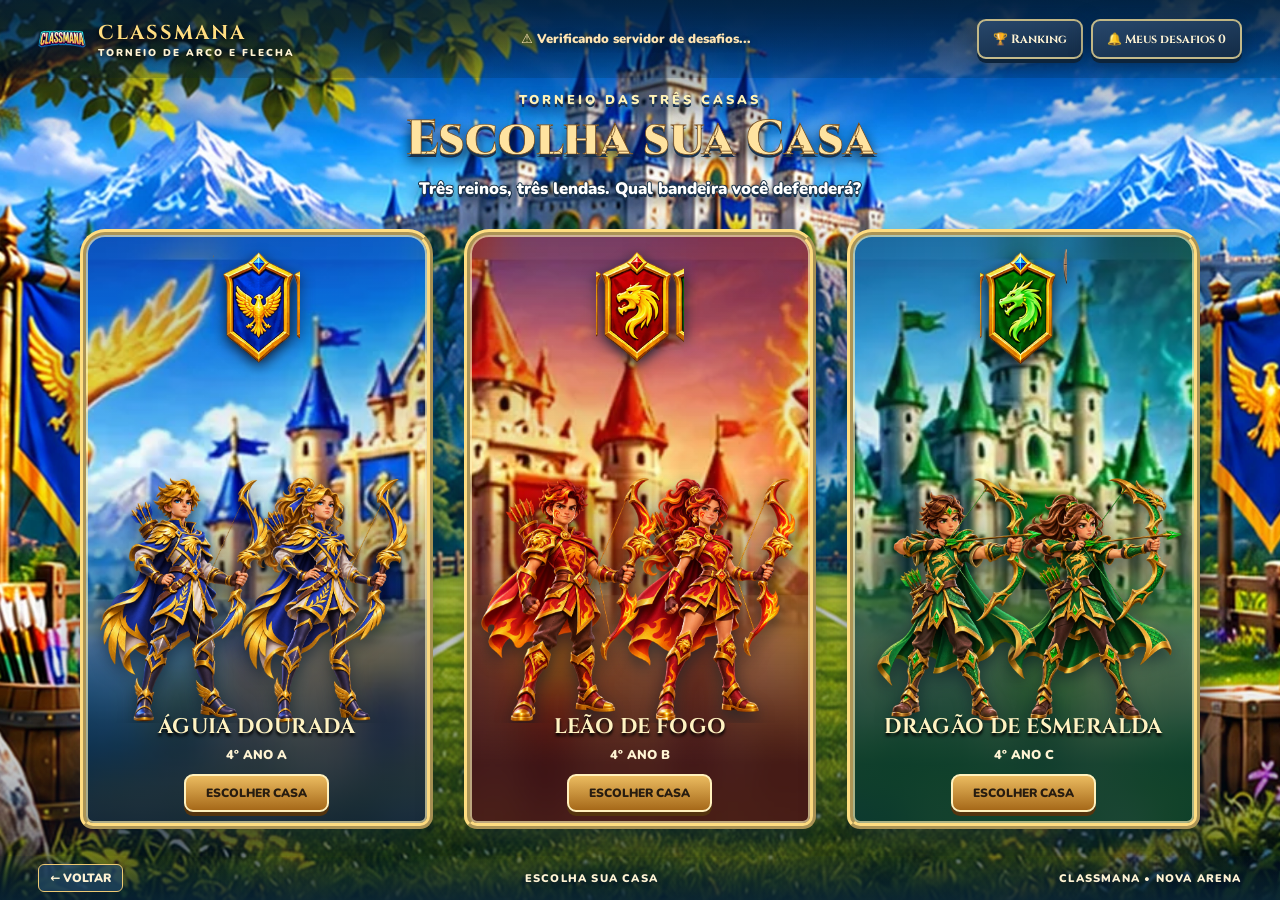
<file: rebuild/index.html>
<!doctype html>
<html lang="pt-BR">
<head>
 <meta charset="UTF-8">
 <meta name="viewport" content="width=device-width, initial-scale=1, viewport-fit=cover">
 <meta name="theme-color" content="#122f44">
 <meta name="description" content="ClassMana — Torneio das Três Casas: arqueiros, desafios entre alunos e ranking oficial.">
 <title>ClassMana • Torneio das Três Casas</title>
 <link rel="stylesheet" href="./style.css?v=rebuild1">
</head>
<body data-screen="houses" data-house="A">
 <div class="scenery" aria-hidden="true"></div>
 <div class="scenery-light" aria-hidden="true"></div>
 <header class="masthead">
  <div class="brand"><img src="../assets/images/arte-002.webp" alt="ClassMana"><div><strong>CLASSMANA</strong><small>TORNEIO DE ARCO E FLECHA</small></div></div>
  <div class="heading-online" id="connection" aria-live="polite">⏳ Verificando competição online...</div>
  <nav class="mast-actions"><button id="open-ranks" type="button">🏆 Ranking</button><button id="open-challenges" type="button">🔔 Meus desafios <span id="pending-count">0</span></button></nav>
 </header>
 <main class="main">
  <section class="screen active" data-view="houses" aria-label="Seleção de Casa">
   <div class="screen-heading"><span class="eyebrow">TORNEIO DAS TRÊS CASAS</span><h1>Escolha sua Casa</h1><p>Três reinos, três lendas. Qual bandeira você defenderá?</p></div>
   <div class="house-grid">
    <button type="button" class="house-card house-a" data-pick-house="A">
     <img class="crest" src="../assets/ui/hud/brasao-aguia-dourada.png" alt="">
     <div class="hero-duo"><img src="../assets/ui/characters/arqueiro-aguia-dourada.png" alt=""><img src="../assets/ui/characters/arqueira-aguia-dourada.png" alt=""></div>
     <strong>ÁGUIA DOURADA</strong><small>4º ANO A</small><span class="card-action">ESCOLHER CASA</span>
    </button>
    <button type="button" class="house-card house-b" data-pick-house="B">
     <img class="crest" src="../assets/ui/hud/brasao-leao-de-fogo.png" alt="">
     <div class="hero-duo"><img src="../assets/ui/characters/arqueiro-leao-de-fogo.png" alt=""><img src="../assets/ui/characters/arqueira-leao-de-fogo.png" alt=""></div>
     <strong>LEÃO DE FOGO</strong><small>4º ANO B</small><span class="card-action">ESCOLHER CASA</span>
    </button>
    <button type="button" class="house-card house-c" data-pick-house="C">
     <img class="crest" src="../assets/ui/hud/brasao-dragao-esmeralda.png" alt="">
     <div class="hero-duo"><img src="../assets/ui/characters/arqueiro-dragao-de-esmeralda.png" alt=""><img src="../assets/ui/characters/arqueira-dragao-de-esmeralda.png" alt=""></div>
     <strong>DRAGÃO DE ESMERALDA</strong><small>4º ANO C</small><span class="card-action">ESCOLHER CASA</span>
    </button>
   </div>
  </section>
  <section class="screen" data-view="hero" aria-label="Seleção de arqueiro e arco">
   <div class="screen-heading compact"><span class="eyebrow">SEU HERÓI</span><h1>Escolha seu arqueiro</h1></div>
   <div class="hero-layout">
    <div class="hero-selection">
     <button class="circle-nav" id="hero-prev" aria-label="Arqueiro anterior">‹</button>
     <figure class="hero-figure"><img id="selected-hero" alt="Arqueiro da sua Casa" src="../assets/ui/characters/arqueiro-aguia-dourada.png"><figcaption id="hero-caption">Auron — Águia Dourada</figcaption></figure>
     <button class="circle-nav" id="hero-next" aria-label="Próximo arqueiro">›</button>
    </div>
    <div class="gear-menu"><h2>Seu arco</h2><p>Escolha uma vantagem de combate.</p>
     <div class="gear-options">
      <button class="gear chosen" data-bow="classico"><strong>🏹 Arco Clássico</strong><small>Precisão equilibrada</small></button>
      <button class="gear" data-bow="real"><strong>👑 Arco Real</strong><small>+1 ponto por acerto • mira mais exigente</small></button>
      <button class="gear" data-bow="vento"><strong>🌬️ Arco dos Ventos</strong><small>Metade do desvio do vento</small></button>
     </div><button class="rune-button primary" id="hero-confirm">CONFIRMAR E CONTINUAR</button>
    </div>
   </div>
  </section>
  <section class="screen" data-view="modes" aria-label="Escolha do desafio">
   <div class="screen-heading"><span class="eyebrow">ARENA DOS CAMPEÕES</span><h1>Escolha o desafio</h1><p>Enfrente o robô ou desafie outro arqueiro, mesmo em outro dia.</p></div>
   <div class="mode-grid">
    <button class="mode-button" data-mode="bot"><span>🤖</span><strong>Contra robô</strong><small>Três dificuldades</small></button>
    <button class="mode-button" data-mode="practice"><span>🎯</span><strong>Treino livre</strong><small>Sem pontuação oficial</small></button>
    <button class="mode-button" data-mode="challenge_same"><span>🏹</span><strong>Desafiar colega</strong><small>Da mesma turma</small></button>
    <button class="mode-button" data-mode="challenge_team"><span>🛡️</span><strong>Desafiar equipe</strong><small>Da sua Casa ou de outra</small></button>
    <button class="mode-button" data-mode="challenge"><span>🏰</span><strong>Duelo interclasses</strong><small>Contra outra Casa</small></button>
   </div>
  </section>
  <section class="screen" data-view="setup" aria-label="Prepare a partida">
   <div class="screen-heading compact"><span class="eyebrow">O DESAFIO VAI COMEÇAR</span><h1>Prepare a partida</h1><p>5 flechas em cada disputa.</p></div>
   <div class="setup-grid">
    <div class="fields">
     <label>Seu nome <select id="player"><option value="">Carregando alunos...</option></select></label>
     <label>Tipo de partida <select id="mode">
      <option value="bot">Contra robô</option><option value="practice">Treino livre</option>
      <option value="challenge_same">Colega da mesma turma</option><option value="challenge_team">Outra equipe</option>
      <option value="challenge">Duelo interclasses</option>
     </select></label>
     <label id="level-label">Trilha <select id="level"><option value="iniciante">🌱 Iniciante — 10 / 35 / 65 / 100 / 150 m</option><option value="avancado">🏹 Avançado — alvo móvel</option><option value="lendario">🔥 Lendário — obstáculos</option></select></label>
     <label id="bot-level-row">Dificuldade do robô <select id="bot-level"><option value="easy">Fácil</option><option value="medium" selected>Médio</option><option value="hard">Difícil</option></select></label>
     <label id="team-scope-row" hidden>Onde está a equipe adversária? <select id="team-scope"><option value="same">Na minha turma</option><option value="other">Em outra turma</option></select></label>
     <label id="enemy-house-row" hidden>Casa adversária <select id="enemy-house"></select></label>
     <label id="enemy-team-row" hidden>Equipe adversária <select id="enemy-team"></select></label>
     <label id="enemy-row" hidden>Aluno que receberá o convite <select id="enemy"></select></label>
    </div>
    <div class="ready-area">
     <div class="range-nodes"><span>10m</span><span>35m</span><span>65m</span><span>100m</span><span>150m</span></div>
     <p id="setup-helper">Escolha seu nome e prepare o arco.</p>
     <button id="start-match" class="rune-button primary">🏹 INICIAR PARTIDA</button>
     <button id="reconnect" class="text-link">↻ Reconectar competição online</button>
    </div>
   </div>
  </section>
  <section class="screen arena-screen" data-view="arena" aria-label="Arena tridimensional">
   <div class="arena-stage" id="arena-stage">
    <canvas id="arena-canvas" aria-label="Arena tridimensional PlayCanvas"></canvas>
    <div id="target-fallback" class="target-fallback" hidden aria-hidden="true"></div>
    <div class="arena-bar top-left"><span id="arena-stage-title">🏹 Flecha 1 de 5</span><span id="arena-distance">🎯 10 metros</span></div>
    <div class="arena-bar top-right"><span id="arena-wind">🌬 0 km/h</span><span id="arena-points">PONTOS: 0</span></div>
    <div id="aim-cursor" class="aim-cursor" aria-hidden="true"><i></i></div>
    <div id="draw-charge" class="draw-charge" aria-hidden="true"></div>
    <div class="arena-status" id="arena-tip">MOVA PARA MIRAR • SEGURE O MOUSE PARA PUXAR • SOLTE PARA DISPARAR</div>
   </div>
  </section>
  <section class="screen" data-view="results" aria-label="Resultado da rodada">
   <div class="screen-heading results-heading"><span class="eyebrow">TORNEIO DAS TRÊS CASAS</span><h1 id="result-title">🏆 Rodada concluída</h1><p id="result-subtitle">Sua pontuação foi registrada.</p></div>
   <div class="result-layout">
    <img id="result-hero" alt="Seu arqueiro" src="../assets/ui/characters/arqueiro-aguia-dourada.png">
    <div class="result-center"><strong id="result-score">0</strong><span>SEUS PONTOS</span><div id="result-rival">Aguardando outro arqueiro</div>
      <button class="rune-button primary" id="result-continue">VOLTAR AOS DESAFIOS</button>
      <button class="text-link" id="result-inbox">🔔 Meus desafios</button></div>
   </div>
  </section>
  <section class="screen" data-view="inbox" aria-label="Convites de desafio">
   <div class="screen-heading compact"><span class="eyebrow">CORREIO DAS CASAS</span><h1>Meus desafios</h1><p id="inbox-hint">Escolha seu nome para receber convites de outros alunos.</p></div>
   <div class="inbox-tools"><label>Seu nome <select id="inbox-player"></select></label><button class="rune-button" id="inbox-load">ATUALIZAR CONVITES</button></div>
   <div class="challenge-list" id="challenge-list"><p>Conectando ao servidor...</p></div>
  </section>
  <section class="screen" data-view="ranking" aria-label="Ranking oficial">
   <div class="screen-heading compact"><span class="eyebrow">SALÃO DOS CAMPEÕES</span><h1>Ranking do torneio</h1><p>Somente desafios oficiais concluídos.</p></div>
   <div class="rank-tabs"><button data-rank="players" class="chosen">Arqueiros</button><button data-rank="teams">Equipes</button><button data-rank="classes">Casas</button></div>
   <div class="rank-content" id="rank-content"><p>Consultando resultados...</p></div>
  </section>
 </main>
 <footer class="bottom-bar"><button id="nav-back">← VOLTAR</button><span id="route-text">ESCOLHA SUA CASA</span><span>CLASSMANA • NOVA ARENA</span></footer>
 <div id="message" role="alert" aria-live="assertive" hidden></div>
 <script src="../roster.js"></script><script src="../teams.js"></script>
 <script type="module" src="./app.js?v=rebuild1"></script>
</body></html>
</file>
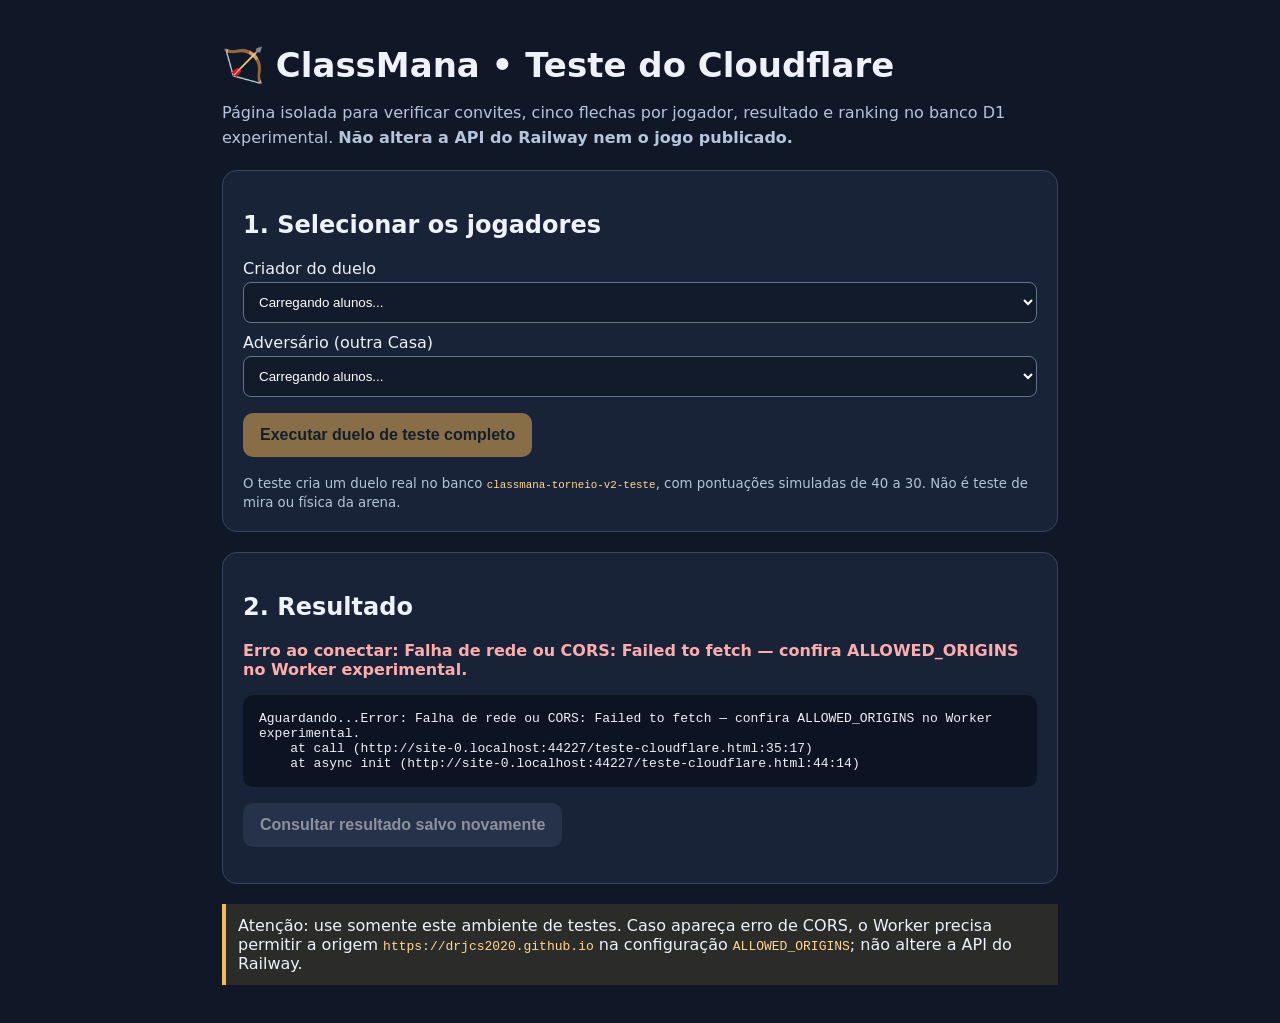
<file: teste-cloudflare.html>
<!doctype html>
<html lang="pt-BR"><head><meta charset="utf-8"><meta name="viewport" content="width=device-width, initial-scale=1">
<title>ClassMana • Teste isolado da API Cloudflare</title>
<style>
:root{color-scheme:dark}*{box-sizing:border-box}body{font-family:system-ui,-apple-system,Segoe UI,sans-serif;max-width:880px;margin:0 auto;padding:22px;background:#101827;color:#eef2fa}
h1{font-size:clamp(23px,5vw,34px);margin-bottom:8px}.sub{color:#b6c5d9;line-height:1.55}
.panel{padding:20px;border:1px solid #384660;border-radius:15px;margin:20px 0;background:#182338}
button{background:#f6b957;color:#131923;border:0;border-radius:10px;padding:13px 17px;font-size:16px;font-weight:750;cursor:pointer}
button:disabled{opacity:.5;cursor:wait}button.secondary{background:#32425d;color:#fff}label{display:block;margin:10px 0 4px}select{width:100%;padding:11px;background:#111b2c;color:white;border:1px solid #64748b;border-radius:8px}
.status{font-weight:bold} .ok{color:#7af0b4}.err{color:#ffacac}pre{white-space:pre-wrap;word-break:break-word;background:#0c1423;padding:16px;border-radius:10px;max-height:370px;overflow:auto}
small{color:#b5c3d8}code{color:#ffd991}.notice{border-left:4px solid #f6b957;padding:12px;background:#2b2b29}
</style></head><body>
<h1>🏹 ClassMana • Teste do Cloudflare</h1>
<p class="sub">Página isolada para verificar convites, cinco flechas por jogador, resultado e ranking no banco D1 experimental. <strong>Não altera a API do Railway nem o jogo publicado.</strong></p>
<div class="panel"><h2>1. Selecionar os jogadores</h2>
<label for="a">Criador do duelo</label><select id="a"><option>Carregando alunos...</option></select>
<label for="b">Adversário (outra Casa)</label><select id="b"><option>Carregando alunos...</option></select>
<p><button id="run" disabled>Executar duelo de teste completo</button></p>
<small>O teste cria um duelo real no banco <code>classmana-torneio-v2-teste</code>, com pontuações simuladas de 40 a 30. Não é teste de mira ou física da arena.</small>
</div>
<div class="panel"><h2>2. Resultado</h2><p id="status" class="status">Conectando à API experimental...</p><pre id="log">Aguardando...</pre>
<p><button id="verify" class="secondary" disabled>Consultar resultado salvo novamente</button></p>
</div>
<p class="notice">Atenção: use somente este ambiente de testes. Caso apareça erro de CORS, o Worker precisa permitir a origem <code>https://drjcs2020.github.io</code> na configuração <code>ALLOWED_ORIGINS</code>; não altere a API do Railway.</p>
<script type="module">
const API='https://classmana-torneio-api-teste.jean-silveira35.workers.dev/api';
const $=x=>document.getElementById(x);let latestId='',tokenA='',roster=[];
function log(x){$('log').textContent+=(typeof x==='string'?x:JSON.stringify(x,null,2))+'\n';}
function status(s,good=false){$('status').textContent=s;$('status').className='status '+(good?'ok':'err');}
async function call(action,{method='GET',token='',data={},params={}}={}){
 const url=new URL(API);url.searchParams.set('action',action);Object.entries(params).forEach(([k,v])=>url.searchParams.set(k,v));
 const headers={};if(token)headers.Authorization='Bearer '+token;if(method==='POST')headers['Content-Type']='application/json';
 let response;
 try{response=await fetch(url,{method,headers,...(method==='POST'?{body:JSON.stringify(data)}:{})});}
 catch(e){throw Error('Falha de rede ou CORS: '+e.message+' — confira ALLOWED_ORIGINS no Worker experimental.');}
 const result=await response.json().catch(()=>({error:'Resposta não é JSON'}));
 if(!response.ok||result.ok===false)throw Error(action+': '+(result.error||'HTTP '+response.status));
 return result;
}
const rid=()=>crypto.randomUUID();
const makeShots=score=>Array.from({length:5},(_,i)=>({dx:0,dy:0,power:0.7,time:i+1,bow:'classico',score}));
function populate(select,players){select.innerHTML='';players.forEach(p=>{let opt=document.createElement('option');opt.value=p.id;opt.textContent=p.house+' • '+p.id+' — '+p.name;select.append(opt);});}
async function init(){
 try{const p=await call('ping');log('PING: '+JSON.stringify(p));const r=await call('roster');roster=r.players||[];
 if(roster.length<2)throw Error('Cadastro insuficiente.');
 populate($('a'),roster);populate($('b'),roster);
 $('a').value=roster.find(p=>p.house==='A')?.id||roster[0].id;
 $('b').value=roster.find(p=>p.house==='B')?.id||roster[1].id;
 $('run').disabled=false;status('API acessível. Pronto para testar.',true);log('Alunos recebidos: '+roster.length);
 }catch(e){status('Erro ao conectar: '+e.message);log(e.stack||e.message);}
}
$('run').onclick=async()=>{
 $('run').disabled=true;$('verify').disabled=true;$('log').textContent='';
 try{
 const a=roster.find(p=>p.id===$('a').value),b=roster.find(p=>p.id===$('b').value);
 if(!a||!b||a.id===b.id||a.house===b.house)throw Error('Escolha jogadores de Casas diferentes.');
 status('Testando login de dois alunos...');
 const la=await call('login',{method:'POST',data:{id:a.id}});const lb=await call('login',{method:'POST',data:{id:b.id}});
 tokenA=la.token;log('1. Logins efetuados com sucesso.');
 const created=await call('challenge',{method:'POST',token:la.token,data:{to:b.id,kind:'interclasses',requestId:rid()}});
 latestId=created.challenge.id;log('2. Desafio criado: '+latestId+' — '+created.challenge.status);
 const sa=await call('submit',{method:'POST',token:la.token,data:{id:latestId,shots:makeShots(8),requestId:rid()}});
 if(sa.challenge.status!=='PENDENTE')throw Error('Esperava PENDENTE, veio '+sa.challenge.status);
 log('3. Cinco flechas do criador: '+sa.score+' pontos. Convite PENDENTE.');
 const ans=await call('answer',{method:'POST',token:lb.token,data:{id:latestId,decision:'accept',requestId:rid()}});
 if(ans.challenge.status!=='ACEITO')throw Error('Esperava ACEITO, veio '+ans.challenge.status);
 log('4. Convite ACEITO pelo adversário.');
 const sb=await call('submit',{method:'POST',token:lb.token,data:{id:latestId,shots:makeShots(6),requestId:rid()}});
 if(sb.challenge.status!=='CONCLUIDO')throw Error('Esperava CONCLUIDO, veio '+sb.challenge.status);
 log('5. Cinco flechas do adversário: '+sb.score+' pontos. Duelo CONCLUÍDO.');
 const saved=await call('challenge',{token:la.token,params:{id:latestId}});
 if(saved.challenge.creatorScore!==40||saved.challenge.recipientScore!==30)throw Error('Pontuação persistida diferente da esperada.');
 log('6. D1 confirmou placar persistido: '+saved.challenge.creatorScore+' × '+saved.challenge.recipientScore);
 const ranking=await call('ranking');log('7. Ranking consultado. Total de partidas concluídas: '+ranking.games);
 status('TESTE COMPLETO APROVADO: convite, flechas, resultado e leitura do D1.',true);
 $('verify').disabled=false;
 }catch(e){status('TESTE INTERROMPIDO: '+e.message);log(e.stack||e.message);}
 finally{$('run').disabled=false;}
};
$('verify').onclick=async()=>{
 if(!latestId)return;
 try{const r=await call('challenge',{token:tokenA,params:{id:latestId}});log('RECONSULTA DO BANCO: '+JSON.stringify({id:r.challenge.id,status:r.challenge.status,criador:r.challenge.creatorScore,adversario:r.challenge.recipientScore}));status('Duelo recuperado do banco D1 com sucesso.',true);}
 catch(e){status('Falha na reconsulta: '+e.message);}
};
init();
</script></body></html>
</file>
<file: rebuild/style.css>
@import url('https://fonts.googleapis.com/css2?family=Cinzel:wght@500;600;700;800;900&family=Nunito:wght@500;600;700;800;900&display=swap');
:root{--gold:#ffdd81;--light:#fff4d4;--ink:#182e44;--scene:url('../assets/scenes/aguia.webp');color-scheme:light}
*{box-sizing:border-box}
html,body{margin:0;min-height:100%;width:100%;font-family:Nunito,system-ui,sans-serif;color:var(--light)}
body{height:100dvh;overflow:hidden;background:#2a5d65}
body[data-house=B]{--scene:url('../assets/scenes/leao.webp');--gold:#ffc37d}
body[data-house=C]{--scene:url('../assets/scenes/dragao.webp');--gold:#b7ffcc}
.scenery{position:fixed;inset:0;background-image:var(--scene);background-position:center;background-size:cover;z-index:-2;transition:background-image .4s}
.scenery-light{position:fixed;inset:0;z-index:-1;pointer-events:none;background:linear-gradient(180deg,rgba(3,23,47,.62) 0%,transparent 16%,transparent 75%,rgba(1,16,29,.61) 100%)}
button{font:inherit;cursor:pointer;color:inherit}
button:disabled{opacity:.53;cursor:not-allowed;filter:grayscale(.4)}
.masthead{height:78px;display:flex;align-items:center;justify-content:space-between;padding:8px clamp(16px,3vw,44px);gap:12px;background:linear-gradient(180deg,rgba(3,30,51,.73),rgba(3,30,51,.2));position:relative;z-index:5}
.brand{display:flex;align-items:center;gap:12px;min-width:165px;text-shadow:0 2px 5px #000}.brand img{width:48px;height:48px;object-fit:contain}.brand strong{display:block;font-family:Cinzel,serif;font-size:20px;color:var(--gold);letter-spacing:2px}.brand small{display:block;font-size:10px;font-weight:900;letter-spacing:2px}
.heading-online{font-size:13px;font-weight:900;text-shadow:0 2px 7px #17292d;max-width:34%;text-align:center}
.mast-actions{display:flex;gap:8px}.mast-actions button{font-family:Cinzel,serif;font-weight:700;font-size:12px;padding:10px 14px;border:2px solid rgba(250,227,151,.75);border-radius:9px;background:linear-gradient(170deg,#28476b,#132c47);box-shadow:0 4px 0 #0d243b,0 4px 19px #081b33a6}.mast-actions button:hover{filter:brightness(1.18)}
.main{height:calc(100dvh - 122px);position:relative}.screen{display:none;width:100%;height:100%;padding:10px clamp(18px,4vw,70px);overflow:auto}.screen.active{display:flex;flex-direction:column;align-items:center;justify-content:flex-start;animation:appear .24s ease both}@keyframes appear{from{opacity:.75;transform:translateY(5px)}to{opacity:1;transform:none}}
.screen-heading{text-align:center;text-shadow:0 3px 0 #19324d,0 6px 14px #02182e;max-width:100%;flex-shrink:0}
.screen-heading .eyebrow{color:#fff3b7;letter-spacing:3px;font-size:clamp(10px,1vw,13px);font-weight:900}
.screen-heading h1{font-family:Cinzel,serif;font-weight:900;font-size:clamp(27px,3.8vw,58px);margin:0;line-height:1.24;color:#ffe3a0;-webkit-text-stroke:.7px #71491e}
.screen-heading p{font-size:clamp(13px,1.3vw,18px);font-weight:900;margin:7px 0 15px;color:#fff;paint-order:stroke fill;-webkit-text-stroke:2px #20394c}
.screen-heading.compact h1{font-size:clamp(27px,3.2vw,44px)}
.house-grid{display:grid;grid-template-columns:repeat(3,minmax(0,1fr));gap:clamp(12px,2.4vw,34px);width:min(1120px,100%);flex:1;min-height:0;align-items:center;padding-bottom:4px}
.house-card{position:relative;isolation:isolate;display:flex;flex-direction:column;align-items:center;justify-content:flex-end;height:min(100%,600px);min-height:300px;overflow:hidden;border:6px ridge var(--gold);border-radius:25px 25px 13px 13px;background:linear-gradient(to bottom,#254a6b55 0%,#0000 40%,#061b33bd 83%,#061b33e6 100%),url('../assets/kingdoms/aguia-card.webp') center/cover;box-shadow:inset 0 0 0 2px #fff4b9a3,0 16px 40px #071c35a9;transition:transform .2s,filter .2s}
.house-card:hover{transform:translateY(-6px);filter:brightness(1.1)}
.house-b{background-image:linear-gradient(to bottom,#46222255 0%,#0000 40%,#310d14d8 90%),url('../assets/kingdoms/leao-card.webp')}
.house-c{background-image:linear-gradient(to bottom,#133a2c55 0%,#0000 40%,#06362ae6 90%),url('../assets/kingdoms/dragao-card.webp')}
.house-card .crest{position:absolute;z-index:3;top:8px;width:28%;height:22%;object-fit:contain;filter:drop-shadow(0 4px 7px #0b192c)}
.house-card .hero-duo{position:absolute;inset:15% 0 17%;display:flex;align-items:flex-end;justify-content:center;overflow:hidden}
.hero-duo img{height:100%;max-width:65%;width:54%;object-fit:contain;object-position:bottom;filter:drop-shadow(0 7px 8px #05182494)}
.hero-duo img:first-child{margin-right:-13%;z-index:2}
.house-card strong{z-index:3;font-family:Cinzel,serif;font-size:clamp(15px,1.65vw,23px);text-align:center;color:#fff3c2;text-shadow:0 3px 3px #000;letter-spacing:.4px}
.house-card small{z-index:3;font-weight:900;font-size:clamp(12px,1vw,16px);margin-top:5px}
.card-action{z-index:3;margin:10px 0 10px;padding:9px 20px;border:2px solid #fff1bd;border-radius:9px;font-weight:900;background:linear-gradient(#ebbb60,#a66919);color:#271c10;box-shadow:0 4px 0 #54340e;text-shadow:none;font-size:12px}
.hero-layout{width:min(1100px,100%);flex:1;min-height:0;display:grid;grid-template-columns:1.1fr .9fr;align-items:center;gap:clamp(10px,4vw,52px)}
.hero-selection{display:flex;align-items:center;justify-content:center;min-height:0;height:100%;gap:7px}
.hero-figure{height:min(100%,585px);display:flex;flex-direction:column;align-items:center;justify-content:flex-end;margin:0;min-width:0}
.hero-figure img{display:block;min-height:0;height:calc(100% - 46px);max-width:100%;object-fit:contain;filter:drop-shadow(0 12px 12px #081628)}
.hero-figure figcaption{font-family:Cinzel,serif;font-size:clamp(18px,2vw,29px);font-weight:900;color:var(--gold);text-shadow:0 3px 5px #101b28;white-space:nowrap;text-align:center}
.circle-nav{width:48px;height:64px;flex:0 0 48px;background:linear-gradient(#e0ad4c,#6e4b25);border:3px solid #ffec9e;border-radius:50%;font-size:43px;line-height:38px;box-shadow:0 4px 8px #000a}
.gear-menu{display:flex;flex-direction:column;gap:10px;align-items:stretch;max-width:480px;margin:auto}
.gear-menu h2{font:900 32px Cinzel,serif;color:var(--gold);text-shadow:0 3px 6px #00192b;margin:0}
.gear-menu p{font-weight:900;text-shadow:0 3px 4px #12293c;margin:0 0 6px}
.gear-options{display:flex;flex-direction:column;gap:12px}
.gear{display:flex;flex-direction:column;gap:3px;text-align:left;min-height:64px;padding:13px 20px;border:3px solid #f7d37c;border-radius:12px;background:linear-gradient(125deg,#e8d09d,#fff7e4 60%,#cfa566);color:#283548;box-shadow:0 5px 0 #603f1e,0 7px 18px #09233979}
.gear.chosen{outline:4px solid #70e1d7;transform:translateX(-3px);background:linear-gradient(125deg,#ffe6a8,#fff9d8)}
.gear strong{font-family:Cinzel,serif;font-weight:900;font-size:clamp(14px,1.2vw,18px)}
.gear small{font-size:12px;font-weight:900}
.rune-button{display:inline-flex;align-items:center;justify-content:center;min-height:52px;padding:12px 24px;border:3px solid #ffdf88;clip-path:polygon(7px 0,calc(100% - 7px) 0,100% 9px,100% calc(100% - 9px),calc(100% - 7px) 100%,7px 100%,0 calc(100% - 9px),0 9px);background:linear-gradient(145deg,#e8bd60,#a86b22 55%,#6d4015);font-family:Cinzel,serif;font-weight:900;color:#fff7d5;text-shadow:0 2px 3px #3b210c;box-shadow:0 7px 16px #081b24bb}
.rune-button:hover{filter:brightness(1.16)}
.rune-button.primary{background:linear-gradient(135deg,#efc766,#bf7726 60%,#6f4216)}
.mode-grid{display:grid;grid-template-columns:repeat(3,minmax(0,1fr));gap:clamp(12px,2.3vw,32px);width:min(1050px,100%);margin:auto;align-items:center}
.mode-button{border:4px solid #f5d581;border-radius:20px;background:linear-gradient(145deg,#fff1bc,#ecc478 45%,#b47a38 85%);color:#322419;display:flex;flex-direction:column;align-items:center;padding:18px 9px;min-height:145px;box-shadow:inset 0 0 0 3px #fff8da,0 10px 0 #613f1b,0 13px 28px #10243c96;transition:transform .14s}
.mode-button:hover{transform:translateY(-5px)}
.mode-button span{font-size:34px}.mode-button strong{font:900 clamp(15px,1.4vw,21px) Cinzel,serif;text-align:center}.mode-button small{font-weight:900;font-size:12px;text-align:center}
.setup-grid{display:grid;grid-template-columns:minmax(310px,650px) minmax(260px,370px);gap:clamp(14px,4vw,50px);align-items:center;justify-content:center;flex:1;min-height:0;width:min(1100px,100%)}
.fields{display:grid;grid-template-columns:1fr 1fr;gap:13px;align-content:center}
.fields label,.inbox-tools label{display:flex;flex-direction:column;gap:5px;font-weight:900;font-size:15px;text-shadow:0 2px 6px #09202a}
.fields select,.inbox-tools select{appearance:auto;min-height:48px;width:100%;border:3px solid #f9d77f;border-radius:9px;background:#fff4cf;color:#1c3449;font-family:Nunito,system-ui;font-size:clamp(14px,1.15vw,17px);font-weight:900;padding:7px;box-shadow:0 4px 0 #79552b}
.fields select option,.inbox-tools select option{background:#fff8e9;color:#13283c}
.fields label[hidden]{display:none!important}
.ready-area{display:flex;flex-direction:column;align-items:center;justify-content:center;gap:17px}
.range-nodes{display:flex;width:100%;justify-content:space-between;gap:3px;flex-wrap:wrap}
.range-nodes span{display:inline-flex;justify-content:center;align-items:center;width:58px;height:58px;font:900 13px Cinzel,serif;color:#fff6b7;text-shadow:0 2px 3px #261b15;border:3px solid #eccc78;background:radial-gradient(circle at 30% 30%,#496c7f,#152f4c);border-radius:50%;box-shadow:0 6px 0 #4b3f30}
.ready-area p{text-align:center;font-size:16px;font-weight:900;line-height:1.4;text-shadow:0 3px 7px #092133}
.text-link{border:none;background:transparent;font-weight:900;font-size:14px;text-decoration:underline;color:#fff3a8;text-shadow:0 2px 4px #000}
.arena-screen{padding:0!important;overflow:hidden!important}
.arena-stage{width:100%;height:100%;position:relative;overflow:hidden;touch-action:none;cursor:crosshair;background:linear-gradient(0deg,rgba(16,65,54,.44),transparent 65%)}
.arena-stage canvas{width:100%;height:100%;display:block}
.target-fallback{position:absolute;top:46%;left:50%;width:190px;aspect-ratio:1;border-radius:50%;transform:translate(-50%,-50%);border:12px solid #f3eadd;background:radial-gradient(circle,#ffd869 0 10%,#d63b32 10% 23%,#2b91c6 23% 38%,#202633 38% 53%,#eee9df 53% 70%,#333 70% 85%,#eee9df 85% 100%);box-shadow:0 8px 10px #09162f65}
.target-fallback[hidden]{display:none}
.arena-bar{position:absolute;top:14px;display:flex;flex-direction:column;gap:8px;pointer-events:none}
.arena-bar span{border:2px solid #eacc80;border-radius:12px;padding:7px 12px;background:linear-gradient(135deg,#0d3354db,#346480c4);color:#fff2ca;font:900 clamp(12px,1.3vw,17px) Nunito,sans-serif;text-shadow:0 2px 3px #02182c}
.arena-bar.top-left{left:16px}.arena-bar.top-right{right:16px;align-items:flex-end}
.aim-cursor{position:absolute;left:50%;top:49%;width:38px;height:38px;border:3px solid #f6d77a;border-radius:50%;transform:translate(-50%,-50%);pointer-events:none;box-shadow:0 0 0 1px #06223c,0 0 14px #ffffff8a;z-index:3}
.aim-cursor::before,.aim-cursor::after{content:"";display:block;position:absolute;background:#fff0a6}
.aim-cursor::before{height:2px;width:50px;left:-9px;top:16px}.aim-cursor::after{height:50px;width:2px;left:16px;top:-9px}
.aim-cursor i{display:block;position:absolute;left:13px;top:13px;width:6px;height:6px;border-radius:50%;background:#e34833;z-index:1}
.draw-charge{position:absolute;z-index:4;font-weight:900;transform:translate(28px,22px);color:#fff5bc;text-shadow:0 2px 4px #000;pointer-events:none}
.arena-status{position:absolute;bottom:16px;left:50%;transform:translateX(-50%);text-align:center;font:900 clamp(11px,1.2vw,16px) Nunito,sans-serif;text-shadow:0 2px 6px #001c26;letter-spacing:.7px;pointer-events:none;width:90%}
.arrow-flash{position:absolute;z-index:2;width:10px;height:10px;background:#fbe7a0;border:2px solid white;border-radius:50%;transform:translate(-50%,-50%);box-shadow:0 0 24px 12px #f4b73dbe;animation:shot .4s ease-out forwards;pointer-events:none}
@keyframes shot{to{opacity:0;scale:.35}}
.results-heading{margin-top:5vh}
.result-layout{width:min(850px,100%);flex:1;min-height:0;display:flex;align-items:center;justify-content:center}
.result-layout>img{max-width:50%;height:90%;min-height:0;object-fit:contain;filter:drop-shadow(0 10px 10px #052e398e)}
.result-center{text-align:center;display:flex;flex-direction:column;align-items:center;gap:9px}
.result-center>strong{font:900 clamp(85px,12vw,170px) Cinzel,serif;color:#fff0a8;text-shadow:0 7px 1px #7a5021,0 12px 25px #04283d;line-height:1}
.result-center>span{font:900 19px Cinzel,serif;text-shadow:0 2px 7px #041b27}
#result-rival{max-width:400px;font-weight:900;font-size:18px;text-shadow:0 3px 6px #011d34}
.inbox-tools{display:flex;gap:14px;align-items:end;margin:15px 0 22px}.inbox-tools label{min-width:260px}
.challenge-list,.rank-content{width:min(960px,100%);overflow:auto;display:grid;gap:13px;padding:10px 8px 25px}
.invite{display:flex;justify-content:space-between;align-items:center;gap:15px;padding:13px 18px;border:3px solid #ffdf97;border-radius:12px;background:linear-gradient(115deg,#fff3d8,#eacb8c);color:#223850;box-shadow:0 4px 9px #07193099}
.invite strong{font:900 17px Cinzel,serif}.invite small{display:block;font-weight:900}
.invite-actions{display:flex;flex-wrap:wrap;gap:8px}.invite-actions button{padding:9px 12px;min-height:35px}
.rank-tabs{display:flex;gap:12px;margin:12px 0}.rank-tabs button{border:2px solid #ffdf97;border-radius:9px;padding:10px 16px;background:#153d5b;color:#fff;font-weight:900}.rank-tabs button.chosen{background:#f9e6b0;color:#26405b}
.rank-entry{display:grid;grid-template-columns:54px 1fr minmax(70px,110px);gap:10px;align-items:center;padding:12px 17px;border-bottom:2px solid #d9b879;background:linear-gradient(90deg,#ffeabf,#fff8df);color:#203447;font-weight:900;border-radius:8px}
.rank-entry small{display:block;color:#486178}
.bottom-bar{height:44px;display:flex;align-items:center;justify-content:space-between;padding:4px clamp(15px,3vw,45px);font-size:11px;font-weight:900;letter-spacing:1.2px;text-shadow:0 2px 5px #091727;background:linear-gradient(0deg,#092539c7,#09253924)}
.bottom-bar button{border:1px solid #eec974;border-radius:6px;background:#214864bb;font-size:12px;font-weight:900;padding:5px 11px}
#message{position:fixed;z-index:200;bottom:57px;left:50%;transform:translateX(-50%);width:min(650px,94%);padding:16px 23px;border:3px solid #ffd36e;border-radius:12px;background:#173752;color:#fff8d7;font-weight:900;box-shadow:0 12px 33px #001f34e8;text-align:center}
#message[hidden]{display:none!important}
@media(max-width:800px){body{overflow:auto;height:auto;min-height:100dvh}.main{height:auto;min-height:calc(100dvh - 122px)}.screen{height:auto;min-height:calc(100dvh - 122px)}.house-grid{height:auto;align-items:stretch;gap:10px}.house-card{height:420px;min-height:260px;border-width:3px}.hero-layout{grid-template-columns:1fr}.hero-selection{height:340px}.hero-figure{height:320px}.gear-menu{width:100%;max-width:620px}.mode-grid{grid-template-columns:repeat(2,1fr)}.setup-grid{grid-template-columns:1fr}.arena-screen{height:calc(100dvh - 122px)!important;min-height:460px}.masthead{height:auto;min-height:78px;flex-wrap:wrap}.heading-online{max-width:50%;font-size:12px}.bottom-bar{font-size:10px}.results-heading{margin-top:0}}
@media(max-width:520px){.brand{min-width:0}.brand strong{font-size:15px}.brand img{height:34px;width:34px}.brand small{font-size:8px}.mast-actions button{padding:7px;font-size:10px}.heading-online{order:3;width:100%;max-width:100%;font-size:11px}.house-grid{grid-template-columns:1fr;height:auto;max-width:300px}.house-card{height:390px}.house-card strong{font-size:19px}.screen-heading h1{font-size:29px}.fields{grid-template-columns:1fr}.mode-grid{grid-template-columns:1fr}.mode-button{min-height:90px;padding:8px}.mode-button span{font-size:23px}.result-layout>img{max-width:37%}.result-center>strong{font-size:82px}.invite{flex-direction:column;align-items:flex-start}.inbox-tools{flex-direction:column;align-items:stretch}.bottom-bar span:last-child{display:none}}
</file>
